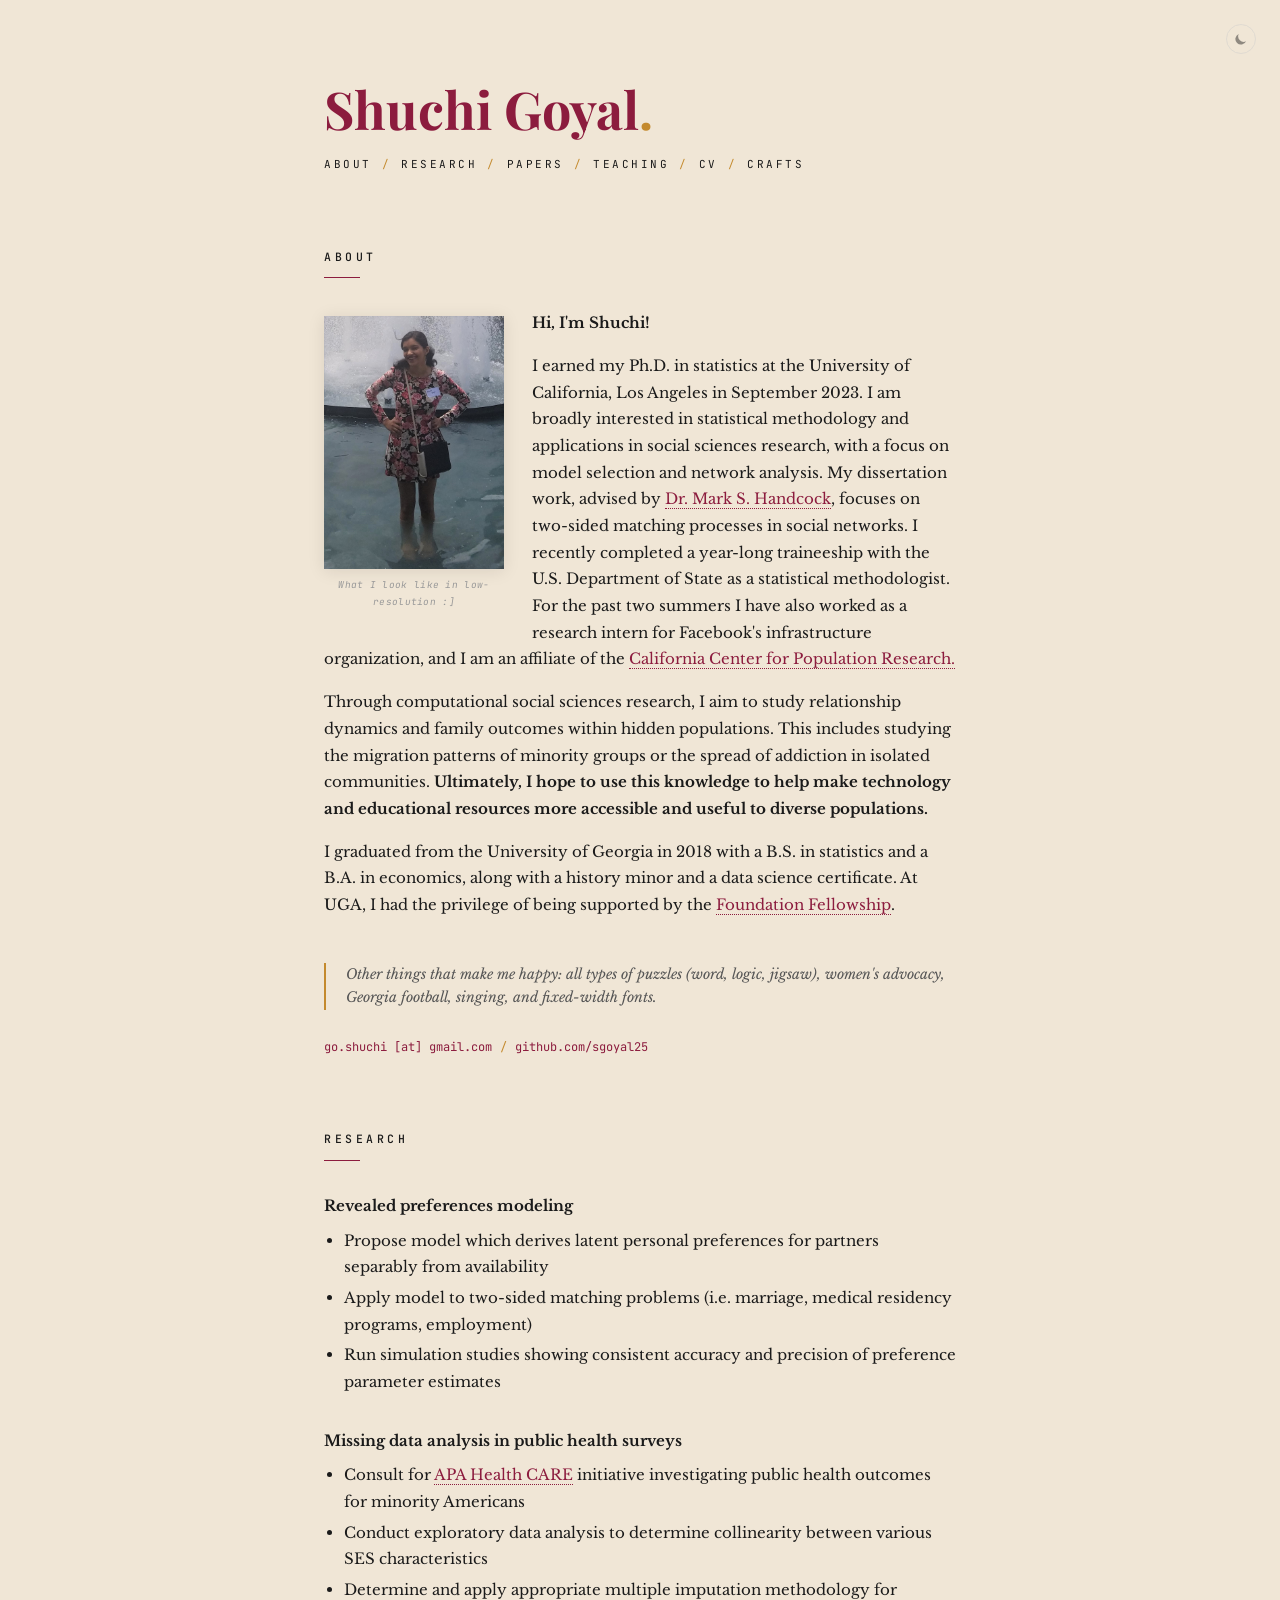
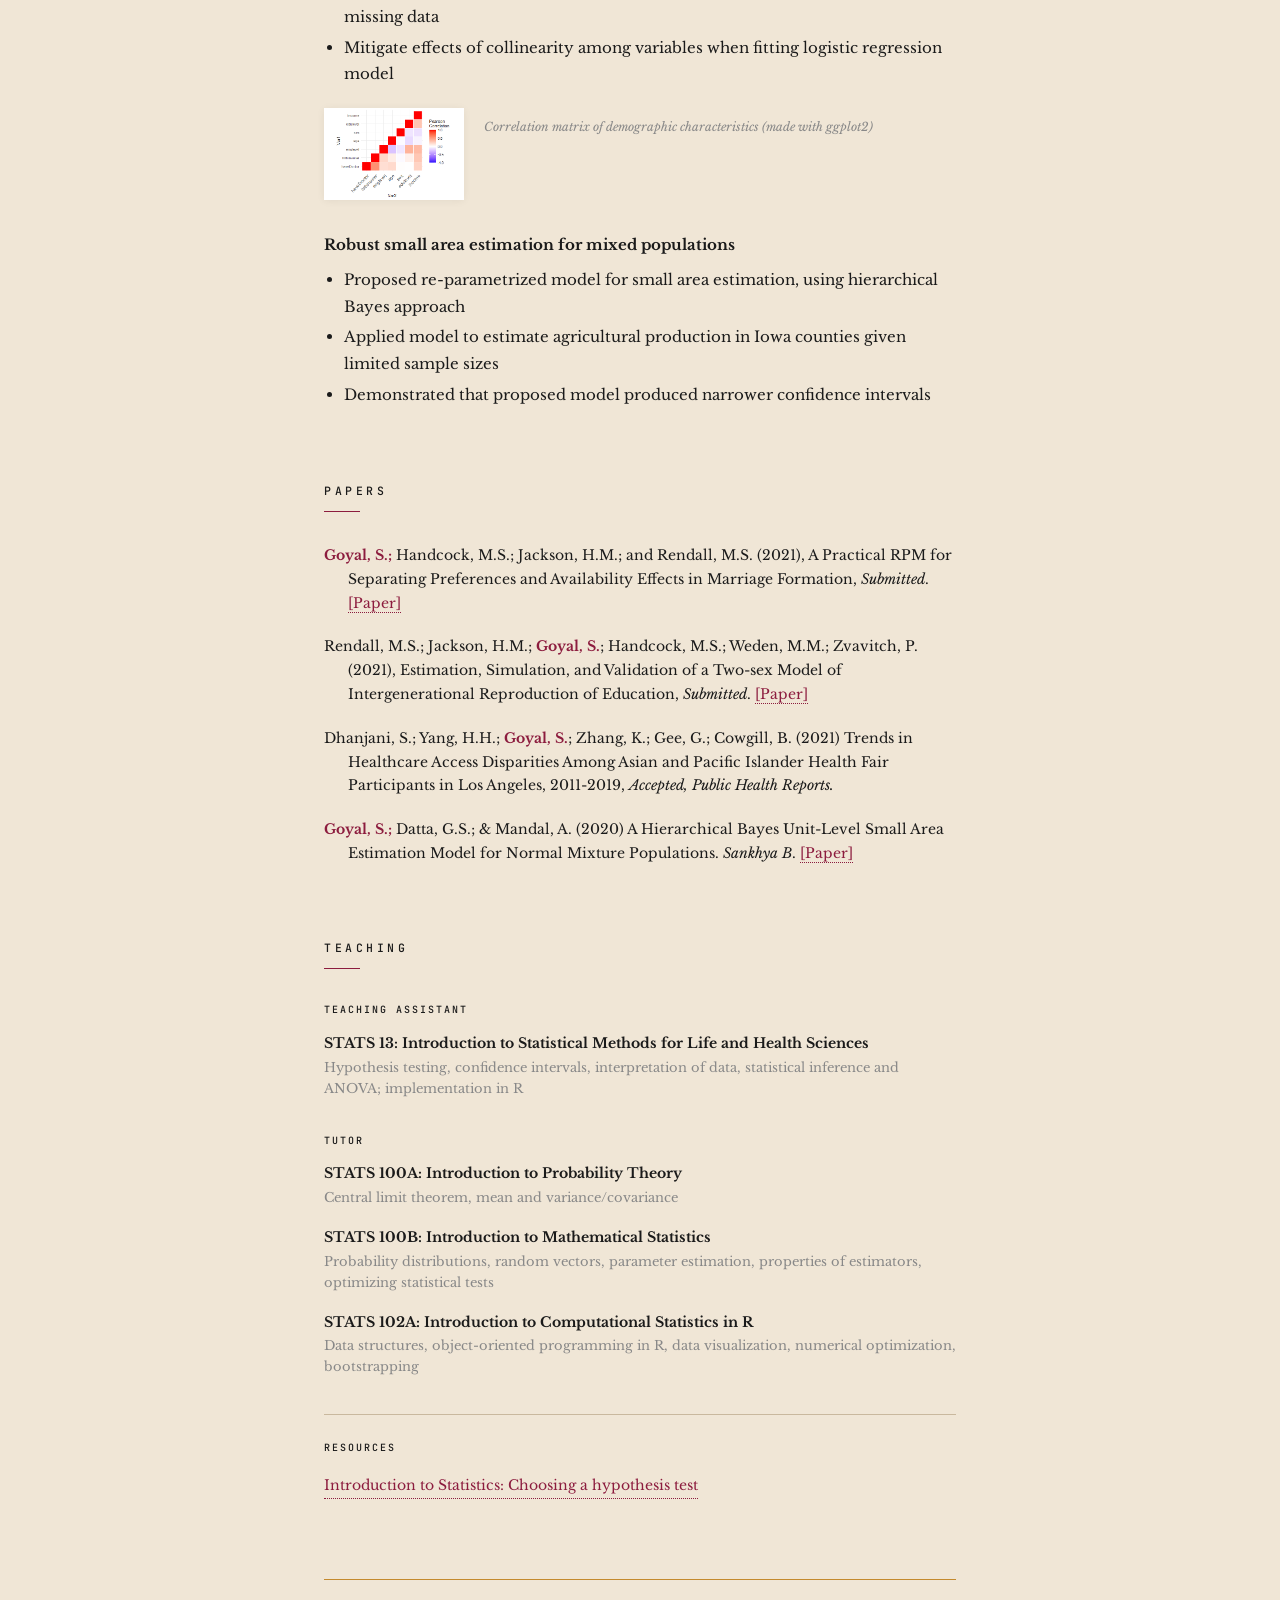
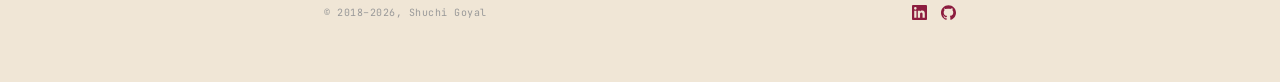
<file: index.html>
<!DOCTYPE html>
<html lang="en">
<head>
  <title>Shuchi Goyal | Statistician</title>
  <meta charset="utf-8">
  <meta name="viewport" content="width=device-width, initial-scale=1.0">
  <meta name="description" content="Shuchi Goyal — Statistician and Data Scientist">
  <meta name="author" content="Shuchi Goyal">
  <link rel="preconnect" href="https://fonts.googleapis.com">
  <link rel="preconnect" href="https://fonts.gstatic.com" crossorigin>
  <link href="https://fonts.googleapis.com/css2?family=Playfair+Display:ital,wght@0,400;0,600;0,700;1,400&family=Libre+Baskerville:ital,wght@0,400;0,700;1,400&family=JetBrains+Mono:wght@300;400;500&display=swap" rel="stylesheet">
  <link href="images/sg.png" rel="shortcut icon" type="image/x-icon"/>
  <link rel="stylesheet" href="style.css">

  <!-- Prevent flash of wrong theme -->
  <script>
    (function(){
      var s = localStorage.getItem('theme');
      var d = !s && window.matchMedia('(prefers-color-scheme: dark)').matches;
      document.documentElement.setAttribute('data-theme', s || (d ? 'dark' : 'light'));
    })();
  </script>

  <style>
    /* ——— Index-specific styles ——— */

    .about-photo {
      float: left;
      width: 180px;
      margin: 6px 28px 12px 0;
    }

    .about-photo img {
      width: 100%;
      height: auto;
      display: block;
      box-shadow: 0 2px 16px var(--shadow);
      transition: box-shadow 0.3s ease;
    }

    .photo-caption {
      font-family: 'JetBrains Mono', monospace;
      font-size: 9.5px;
      color: var(--text-faint);
      text-align: center;
      margin-top: 8px;
      font-style: italic;
      letter-spacing: 0.3px;
      transition: color 0.3s ease;
    }

    .greeting {
      font-weight: 700;
    }

    strong a {
      font-weight: 700;
    }

    .aside {
      font-style: italic;
      padding-left: 20px;
      border-left: 2px solid var(--gold);
      margin: 28px 0;
      color: var(--text-muted);
      font-size: 14px;
      line-height: 1.7;
      transition: color 0.3s ease, border-color 0.3s ease;
    }

    .contact {
      font-family: 'JetBrains Mono', monospace;
      font-size: 12px;
      line-height: 1.6;
      margin-top: 28px;
    }

    .contact a {
      border-bottom: none;
    }

    .contact a:hover {
      border-bottom: 1px solid var(--rani);
    }

    .contact .sep {
      color: var(--gold);
      margin: 0 8px;
    }

    /* ——— Research ——— */

    .research-item {
      margin-bottom: 32px;
    }

    .research-item h3 {
      font-family: 'Libre Baskerville', Georgia, serif;
      font-size: 15px;
      font-weight: 700;
      margin-bottom: 8px;
    }

    .research-item ul {
      padding-left: 20px;
    }

    .research-item li {
      margin-bottom: 4px;
    }

    .research-figure {
      margin: 20px 0 8px;
      display: flex;
      align-items: flex-start;
      gap: 20px;
    }

    .research-figure img {
      width: 140px;
      flex-shrink: 0;
      box-shadow: 0 1px 8px var(--shadow-light);
      transition: box-shadow 0.3s ease;
    }

    .figure-text {
      flex: 1;
    }

    .figure-caption {
      font-size: 12px;
      font-style: italic;
      color: var(--text-dim);
      margin-top: 8px;
      transition: color 0.3s ease;
    }

    /* ——— Papers ——— */

    .paper {
      margin-bottom: 20px;
      padding-left: 24px;
      text-indent: -24px;
      font-size: 14px;
      line-height: 1.7;
    }

    .paper .me {
      color: var(--rani);
      font-weight: 700;
      transition: color 0.3s ease;
    }

    /* ——— Teaching ——— */

    .teaching-role {
      font-family: 'JetBrains Mono', monospace;
      font-size: 10px;
      font-weight: 500;
      letter-spacing: 2px;
      text-transform: uppercase;
      margin-bottom: 12px;
      margin-top: 32px;
    }

    .teaching-role:first-child {
      margin-top: 0;
    }

    .teaching-item {
      margin-bottom: 16px;
    }

    .teaching-item .course {
      font-weight: 700;
      font-size: 14px;
    }

    .teaching-item .topics {
      font-size: 13px;
      color: var(--text-dim);
      margin-top: 2px;
      line-height: 1.6;
      transition: color 0.3s ease;
    }

    .teaching-resources {
      margin-top: 36px;
      padding-top: 24px;
      border-top: 1px solid var(--placeholder-border);
      transition: border-color 0.3s ease;
    }

    .resources-link {
      display: inline-block;
      margin-top: 4px;
      font-size: 14px;
    }

    /* ——— Index Responsive ——— */

    @media (max-width: 560px) {
      .about-photo {
        float: none;
        width: 180px;
        margin: 0 auto 24px;
      }

      .research-figure {
        flex-direction: column;
      }

      .research-figure img {
        width: 100%;
        max-width: 200px;
      }

      .contact .sep {
        display: none;
      }

      .contact .mobile-break {
        display: block;
      }
    }

    @media (min-width: 561px) {
      .contact .mobile-break {
        display: none;
      }
    }
  </style>
</head>
<body>

<button class="theme-toggle" onclick="toggleTheme()" aria-label="Toggle dark mode" title="Toggle theme">
  <!-- Moon (shown in light mode → click to go dark) -->
  <svg class="icon-moon" viewBox="0 0 20 20" xmlns="http://www.w3.org/2000/svg">
    <path d="M17.293 13.293A8 8 0 016.707 2.707a8.001 8.001 0 1010.586 10.586z"/>
  </svg>
  <!-- Sun (shown in dark mode → click to go light) -->
  <svg class="icon-sun" viewBox="0 0 20 20" xmlns="http://www.w3.org/2000/svg">
    <circle cx="10" cy="10" r="3.5" fill="none" stroke="currentColor" stroke-width="1.5"/>
    <path d="M10 1.5v2M10 16.5v2M1.5 10h2M16.5 10h2M4.11 4.11l1.42 1.42M14.47 14.47l1.42 1.42M4.11 15.89l1.42-1.42M14.47 5.53l1.42-1.42" stroke="currentColor" stroke-width="1.5" stroke-linecap="round" fill="none"/>
  </svg>
</button>

<div class="page">

  <header>
    <h1 class="name">Shuchi Goyal<span class="gold-period">.</span></h1>
    <nav>
      <a href="#about">About</a><span class="sep">/</span><a href="#research">Research</a><span class="sep">/</span><a href="#papers">Papers</a><span class="sep">/</span><a href="#teaching">Teaching</a><span class="sep">/</span><a href="https://drive.google.com/file/d/12onkBAIDloPB7LZ57vuVEw_0tGNp7h97/view?usp=sharing" target="_blank">CV</a><span class="sep">/</span><a href="crafts.html">Crafts</a>
    </nav>
  </header>


  <section id="about">
    <div class="section-title">About</div>
    <hr class="section-rule">

    <div class="clearfix">
      <div class="about-photo">
        <img src="images/fountain.jpg" alt="Shuchi Goyal">
        <div class="photo-caption">What I look like in low-resolution :]</div>
      </div>

      <p><span class="greeting">Hi, I'm Shuchi!</span></p>

      <p>I earned my Ph.D. in statistics at the University of California, Los Angeles in September 2023. I am broadly interested in statistical methodology and applications in social sciences research, with a focus on model selection and network analysis. My dissertation work, advised by <a href="http://www.stat.ucla.edu/~handcock/">Dr. Mark S. Handcock</a>, focuses on two-sided matching processes in social networks. I recently completed a year-long traineeship with the U.S. Department of State as a statistical methodologist. For the past two summers I have also worked as a research intern for Facebook's infrastructure organization, and I am an affiliate of the <a href="https://ccpr.ucla.edu/">California Center for Population Research.</a></p>

      <p>Through computational social sciences research, I aim to study relationship dynamics and family outcomes within hidden populations. This includes studying the migration patterns of minority groups or the spread of addiction in isolated communities. <strong>Ultimately, I hope to use this knowledge to help make technology and educational resources more accessible and useful to diverse populations.</strong></p>

      <p>I graduated from the University of Georgia in 2018 with a B.S. in statistics and a B.A. in economics, along with a history minor and a data science certificate. At UGA, I had the privilege of being supported by the <a href="https://honors.uga.edu/c_s/scholarships/f_f/foundation_fellows.html">Foundation Fellowship</a>.</p>
    </div>

    <p class="aside">Other things that make me happy: all types of puzzles (word, logic, jigsaw), women's advocacy, Georgia football, singing, and fixed-width fonts.</p>

    <div class="contact">
      <a href="mailto:sgoyal25@ucla.edu">go.shuchi [at] gmail.com</a><span class="sep">/</span><br class="mobile-break"><a href="https://github.com/sgoyal25" target="_blank">github.com/sgoyal25</a>
    </div>
  </section>


  <section id="research">
    <div class="section-title">Research</div>
    <hr class="section-rule">

    <div class="research-item">
      <h3>Revealed preferences modeling</h3>
      <ul>
        <li>Propose model which derives latent personal preferences for partners separably from availability</li>
        <li>Apply model to two-sided matching problems (i.e. marriage, medical residency programs, employment)</li>
        <li>Run simulation studies showing consistent accuracy and precision of preference parameter estimates</li>
      </ul>
    </div>

    <div class="research-item">
      <h3>Missing data analysis in public health surveys</h3>
      <ul>
        <li>Consult for <a href="http://www.apahcare.com/">APA Health CARE</a> initiative investigating public health outcomes for minority Americans</li>
        <li>Conduct exploratory data analysis to determine collinearity between various SES characteristics</li>
        <li>Determine and apply appropriate multiple imputation methodology for missing data</li>
        <li>Mitigate effects of collinearity among variables when fitting logistic regression model</li>
      </ul>
      <div class="research-figure">
        <img src="images/APA_corr.png" alt="Correlation matrix of demographic characteristics">
        <div class="figure-text">
          <div class="figure-caption">Correlation matrix of demographic characteristics (made with ggplot2)</div>
        </div>
      </div>
    </div>

    <div class="research-item">
      <h3>Robust small area estimation for mixed populations</h3>
      <ul>
        <li>Proposed re-parametrized model for small area estimation, using hierarchical Bayes approach</li>
        <li>Applied model to estimate agricultural production in Iowa counties given limited sample sizes</li>
        <li>Demonstrated that proposed model produced narrower confidence intervals</li>
      </ul>
    </div>
  </section>


  <section id="papers">
    <div class="section-title">Papers</div>
    <hr class="section-rule">

    <div class="paper">
      <span class="me">Goyal, S.;</span> Handcock, M.S.; Jackson, H.M.; and Rendall, M.S. (2021), A Practical RPM for Separating Preferences and Availability Effects in Marriage Formation, <em>Submitted</em>. <a href="http://papers.ccpr.ucla.edu/index.php/pwp/article/view/1244/" target="_blank">[Paper]</a>
    </div>

    <div class="paper">
      Rendall, M.S.; Jackson, H.M.; <span class="me">Goyal, S.</span>; Handcock, M.S.; Weden, M.M.; Zvavitch, P. (2021), Estimation, Simulation, and Validation of a Two-sex Model of Intergenerational Reproduction of Education, <em>Submitted</em>. <a href="https://www.popcenter.umd.edu/research/working-papers/papers/pwp-mprc-2021-004/view" target="_blank">[Paper]</a>
    </div>

    <div class="paper">
      Dhanjani, S.; Yang, H.H.; <span class="me">Goyal, S.</span>; Zhang, K.; Gee, G.; Cowgill, B. (2021) Trends in Healthcare Access Disparities Among Asian and Pacific Islander Health Fair Participants in Los Angeles, 2011-2019, <em>Accepted, Public Health Reports.</em>
    </div>

    <div class="paper">
      <span class="me">Goyal, S.;</span> Datta, G.S.; &amp; Mandal, A. (2020) A Hierarchical Bayes Unit-Level Small Area Estimation Model for Normal Mixture Populations. <em>Sankhya B</em>. <a href="https://rdcu.be/b2FCo" target="_blank">[Paper]</a>
    </div>
  </section>


  <section id="teaching">
    <div class="section-title">Teaching</div>
    <hr class="section-rule">

    <div class="teaching-role">Teaching Assistant</div>
    <div class="teaching-item">
      <div class="course">STATS 13: Introduction to Statistical Methods for Life and Health Sciences</div>
      <div class="topics">Hypothesis testing, confidence intervals, interpretation of data, statistical inference and ANOVA; implementation in R</div>
    </div>

    <div class="teaching-role">Tutor</div>
    <div class="teaching-item">
      <div class="course">STATS 100A: Introduction to Probability Theory</div>
      <div class="topics">Central limit theorem, mean and variance/covariance</div>
    </div>
    <div class="teaching-item">
      <div class="course">STATS 100B: Introduction to Mathematical Statistics</div>
      <div class="topics">Probability distributions, random vectors, parameter estimation, properties of estimators, optimizing statistical tests</div>
    </div>
    <div class="teaching-item">
      <div class="course">STATS 102A: Introduction to Computational Statistics in R</div>
      <div class="topics">Data structures, object-oriented programming in R, data visualization, numerical optimization, bootstrapping</div>
    </div>

    <div class="teaching-resources">
      <div class="teaching-role">Resources</div>
      <a class="resources-link" href="docs/Hypothesis Testing and CI for means and proportions_topost.pdf">Introduction to Statistics: Choosing a hypothesis test</a>
    </div>
  </section>


  <footer>
    <span>&copy; 2018<script>new Date().getFullYear()>2018&&document.write("\u2013"+new Date().getFullYear());</script>, Shuchi Goyal</span>
    <span class="footer-icons">
      <a href="https://www.linkedin.com/in/shuchigoyal/" target="_blank" aria-label="LinkedIn">
        <svg class="icon" viewBox="0 0 24 24" xmlns="http://www.w3.org/2000/svg"><path d="M20.447 20.452h-3.554v-5.569c0-1.328-.027-3.037-1.852-3.037-1.853 0-2.136 1.445-2.136 2.939v5.667H9.351V9h3.414v1.561h.046c.477-.9 1.637-1.85 3.37-1.85 3.601 0 4.267 2.37 4.267 5.455v6.286zM5.337 7.433a2.062 2.062 0 01-2.063-2.065 2.064 2.064 0 112.063 2.065zm1.782 13.019H3.555V9h3.564v11.452zM22.225 0H1.771C.792 0 0 .774 0 1.729v20.542C0 23.227.792 24 1.771 24h20.451C23.2 24 24 23.227 24 22.271V1.729C24 .774 23.2 0 22.222 0h.003z"/></svg>
      </a>
      <a href="https://github.com/sgoyal25" target="_blank" aria-label="GitHub">
        <svg class="icon" viewBox="0 0 24 24" xmlns="http://www.w3.org/2000/svg"><path d="M12 .297c-6.63 0-12 5.373-12 12 0 5.303 3.438 9.8 8.205 11.385.6.113.82-.258.82-.577 0-.285-.01-1.04-.015-2.04-3.338.724-4.042-1.61-4.042-1.61C4.422 18.07 3.633 17.7 3.633 17.7c-1.087-.744.084-.729.084-.729 1.205.084 1.838 1.236 1.838 1.236 1.07 1.835 2.809 1.305 3.495.998.108-.776.417-1.305.76-1.605-2.665-.3-5.466-1.332-5.466-5.93 0-1.31.465-2.38 1.235-3.22-.135-.303-.54-1.523.105-3.176 0 0 1.005-.322 3.3 1.23.96-.267 1.98-.399 3-.405 1.02.006 2.04.138 3 .405 2.28-1.552 3.285-1.23 3.285-1.23.645 1.653.24 2.873.12 3.176.765.84 1.23 1.91 1.23 3.22 0 4.61-2.805 5.625-5.475 5.92.42.36.81 1.096.81 2.22 0 1.606-.015 2.896-.015 3.286 0 .315.21.69.825.57C20.565 22.092 24 17.592 24 12.297c0-6.627-5.373-12-12-12"/></svg>
      </a>
    </span>
  </footer>

</div>

<script>
  function toggleTheme() {
    var current = document.documentElement.getAttribute('data-theme');
    var next = current === 'dark' ? 'light' : 'dark';
    document.documentElement.setAttribute('data-theme', next);
    localStorage.setItem('theme', next);
  }
</script>

</body>
</html>
</file>
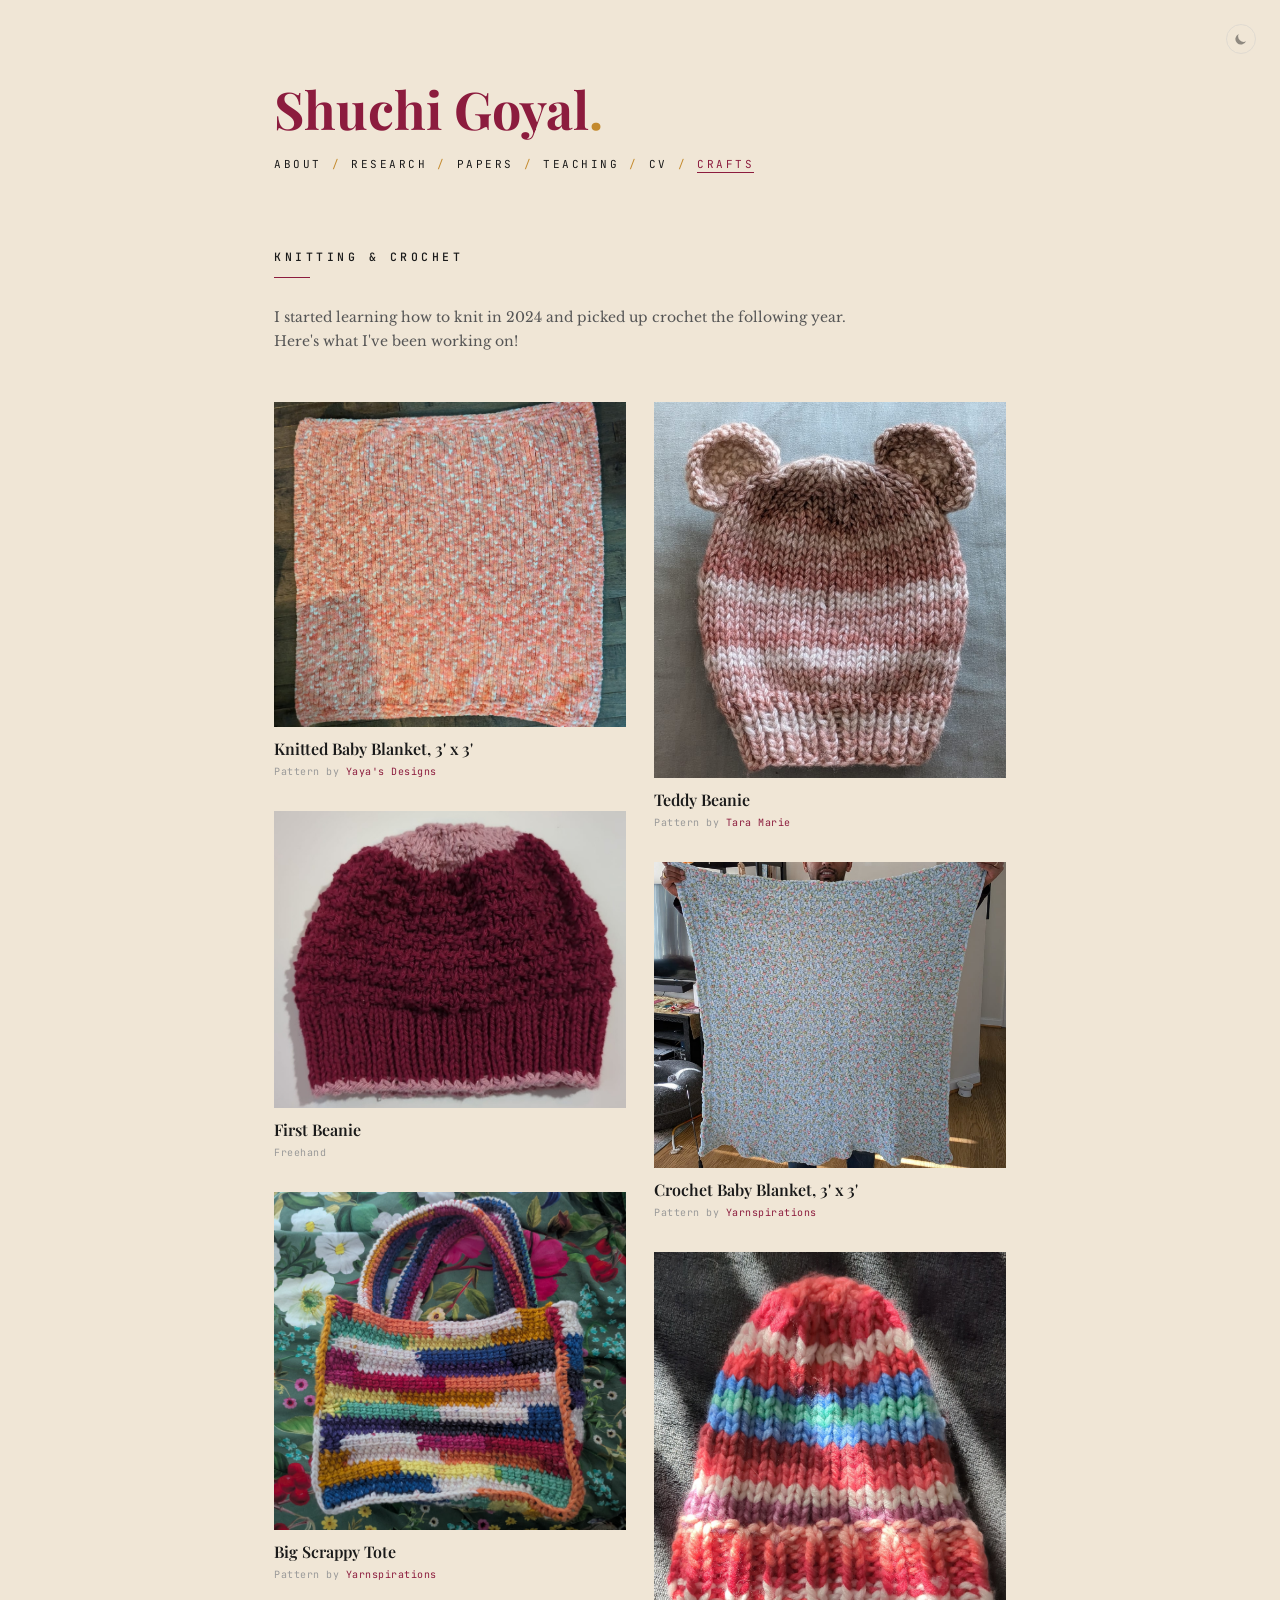
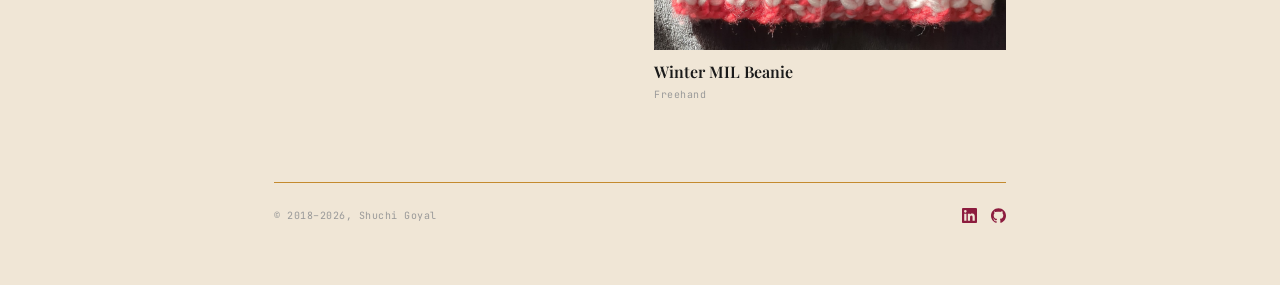
<file: crafts.html>
<!DOCTYPE html>
<html lang="en">
<head>
  <title>Shuchi Goyal | Craft Corner</title>
  <meta charset="utf-8">
  <meta name="viewport" content="width=device-width, initial-scale=1.0">
  <meta name="description" content="Shuchi Goyal — Craft Gallery">
  <meta name="author" content="Shuchi Goyal">
  <link rel="preconnect" href="https://fonts.googleapis.com">
  <link rel="preconnect" href="https://fonts.gstatic.com" crossorigin>
  <link href="https://fonts.googleapis.com/css2?family=Playfair+Display:ital,wght@0,400;0,600;0,700;1,400&family=Libre+Baskerville:ital,wght@0,400;0,700;1,400&family=JetBrains+Mono:wght@300;400;500&display=swap" rel="stylesheet">
  <link href="images/sg.png" rel="shortcut icon" type="image/x-icon"/>
  <link rel="stylesheet" href="style.css">

  <!-- Prevent flash of wrong theme -->
  <script>
    (function(){
      var s = localStorage.getItem('theme');
      var d = !s && window.matchMedia('(prefers-color-scheme: dark)').matches;
      document.documentElement.setAttribute('data-theme', s || (d ? 'dark' : 'light'));
    })();
  </script>

  <style>
    /* ——— Crafts-specific styles ——— */

    .page { max-width: 780px; }

    .section-rule { margin-bottom: 28px; }

    .intro {
      margin-bottom: 48px;
      max-width: 600px;
      font-size: 14px;
      line-height: 1.7;
      color: var(--text-muted);
      transition: color 0.3s ease;
    }

    .intro em {
      color: var(--text);
      font-style: normal;
      font-weight: 700;
    }

    /* ——— Gallery ——— */

    .gallery-image img {
      width: 100%;
      display: block;
    }

    .gallery-caption {
      padding-top: 12px;
    }

    .pattern-name {
      display: block;
      font-family: 'Playfair Display', Georgia, serif;
      font-size: 16px;
      font-weight: 600;
      color: var(--text);
      line-height: 1.3;
      margin-bottom: 4px;
      transition: color 0.3s ease;
    }

    .pattern-credit {
      display: block;
      font-family: 'JetBrains Mono', monospace;
      font-size: 10px;
      letter-spacing: 0.5px;
      color: var(--text-faint);
      line-height: 1.5;
      transition: color 0.3s ease;
    }

    .pattern-credit a {
      color: var(--rani);
      border-bottom: none;
    }

    .pattern-credit a:hover {
      border-bottom: 1px dotted var(--rani);
    }

    .project-date {
      display: block;
      font-family: 'JetBrains Mono', monospace;
      font-size: 10px;
      letter-spacing: 0.5px;
      color: var(--text-dim);
      margin-top: 4px;
      line-height: 1.5;
      transition: color 0.3s ease;
    }

    /* ——— Masonry Layout ——— */

    .gallery {
      column-count: 2;
      column-gap: 28px;
      margin-bottom: 64px;
    }

    .gallery-item {
      break-inside: avoid;
      margin-bottom: 32px;
    }

    .gallery-image {
      overflow: hidden;
    }

    .gallery-image img {
      height: auto;
    }

    /* ——— Crafts Responsive ——— */

    @media (max-width: 560px) {
      .gallery {
        column-count: 1;
      }
    }
  </style>
</head>
<body>

<button class="theme-toggle" onclick="toggleTheme()" aria-label="Toggle dark mode" title="Toggle theme">
  <svg class="icon-moon" viewBox="0 0 20 20" xmlns="http://www.w3.org/2000/svg">
    <path d="M17.293 13.293A8 8 0 016.707 2.707a8.001 8.001 0 1010.586 10.586z"/>
  </svg>
  <svg class="icon-sun" viewBox="0 0 20 20" xmlns="http://www.w3.org/2000/svg">
    <circle cx="10" cy="10" r="3.5" fill="none" stroke="currentColor" stroke-width="1.5"/>
    <path d="M10 1.5v2M10 16.5v2M1.5 10h2M16.5 10h2M4.11 4.11l1.42 1.42M14.47 14.47l1.42 1.42M4.11 15.89l1.42-1.42M14.47 5.53l1.42-1.42" stroke="currentColor" stroke-width="1.5" stroke-linecap="round" fill="none"/>
  </svg>
</button>

<div class="page">

  <header>
    <h1 class="name"><a href="index.html">Shuchi Goyal<span class="gold-period">.</span></a></h1>
    <nav>
      <a href="index.html">About</a><span class="sep">/</span><a href="index.html#research">Research</a><span class="sep">/</span><a href="index.html#papers">Papers</a><span class="sep">/</span><a href="index.html#teaching">Teaching</a><span class="sep">/</span><a href="https://drive.google.com/file/d/12onkBAIDloPB7LZ57vuVEw_0tGNp7h97/view?usp=sharing" target="_blank">CV</a><span class="sep">/</span><a href="crafts.html" class="active">Crafts</a>
    </nav>
  </header>


  <div class="section-title">Knitting & Crochet</div>
  <hr class="section-rule">

  <p class="intro">
    I started learning how to knit in 2024 and picked up crochet the following year. Here's what I've been working on!
  </p>


  <div class="gallery">

    <div class="gallery-item">
      <div class="gallery-image">
        <img src="images/crafts/17663.jpg" alt="Pink knitted blanket">
      </div>
      <div class="gallery-caption">
        <span class="pattern-name">Knitted Baby Blanket, 3' x 3'</span>
        <span class="pattern-credit">Pattern by <a href="https://www.ravelry.com/patterns/library/quick-and-easy-baby-blanket-2">Yaya's Designs</a></span>
      </div>
    </div>

    <div class="gallery-item">
      <div class="gallery-image">
        <img src="images/crafts/17662.jpg" alt="Burgundy knitted beanie with pink accents">
      </div>
      <div class="gallery-caption">
        <span class="pattern-name">First Beanie</span>
        <span class="pattern-credit">Freehand</span>
      </div>
    </div>

    <div class="gallery-item">
      <div class="gallery-image">
        <img src="images/crafts/17664.jpg" alt="Colorful rainbow crocheted tote bag">
      </div>
      <div class="gallery-caption">
        <span class="pattern-name">Big Scrappy Tote</span>
        <span class="pattern-credit">Pattern by <a href="https://www.yarnspirations.com/products/caron-crochet-big-scrappy-tote?variant=49210081509691">Yarnspirations</a></span>
      </div>
    </div>

    <div class="gallery-item">
      <div class="gallery-image">
        <img src="images/crafts/17665.jpg" alt="Knitted baby bear-ear hat in tan-pink variegated yarn">
      </div>
      <div class="gallery-caption">
        <span class="pattern-name">Teddy Beanie</span>
        <span class="pattern-credit">Pattern by <a href="https://www.ravelry.com/patterns/library/bear-ears-beanie-hat">Tara Marie</a></span>
      </div>
    </div>

    <div class="gallery-item">
      <div class="gallery-image">
        <img src="images/crafts/17666.jpg" alt="Large knitted blanket in chenille-type blue yarn with pink speckles">
      </div>
      <div class="gallery-caption">
        <span class="pattern-name">Crochet Baby Blanket, 3' x 3'</span>
        <span class="pattern-credit">Pattern by <a href="https://www.yarnspirations.com/products/bernat-sunset-bubbles-crochet-blanket?variant=48048731488571">Yarnspirations</a></span>
      </div>
    </div>

    <div class="gallery-item">
      <div class="gallery-image">
        <img src="images/crafts/17669.jpg" alt="Chunky striped beanie in rainbow colors">
      </div>
      <div class="gallery-caption">
        <span class="pattern-name">Winter MIL Beanie</span>
        <span class="pattern-credit">Freehand</span>
      </div>
    </div>

  </div>


  <footer>
    <span>&copy; 2018<script>new Date().getFullYear()>2018&&document.write("\u2013"+new Date().getFullYear());</script>, Shuchi Goyal</span>
    <span class="footer-icons">
      <a href="https://www.linkedin.com/in/shuchigoyal/" target="_blank" aria-label="LinkedIn">
        <svg class="icon" viewBox="0 0 24 24" xmlns="http://www.w3.org/2000/svg"><path d="M20.447 20.452h-3.554v-5.569c0-1.328-.027-3.037-1.852-3.037-1.853 0-2.136 1.445-2.136 2.939v5.667H9.351V9h3.414v1.561h.046c.477-.9 1.637-1.85 3.37-1.85 3.601 0 4.267 2.37 4.267 5.455v6.286zM5.337 7.433a2.062 2.062 0 01-2.063-2.065 2.064 2.064 0 112.063 2.065zm1.782 13.019H3.555V9h3.564v11.452zM22.225 0H1.771C.792 0 0 .774 0 1.729v20.542C0 23.227.792 24 1.771 24h20.451C23.2 24 24 23.227 24 22.271V1.729C24 .774 23.2 0 22.222 0h.003z"/></svg>
      </a>
      <a href="https://github.com/sgoyal25" target="_blank" aria-label="GitHub">
        <svg class="icon" viewBox="0 0 24 24" xmlns="http://www.w3.org/2000/svg"><path d="M12 .297c-6.63 0-12 5.373-12 12 0 5.303 3.438 9.8 8.205 11.385.6.113.82-.258.82-.577 0-.285-.01-1.04-.015-2.04-3.338.724-4.042-1.61-4.042-1.61C4.422 18.07 3.633 17.7 3.633 17.7c-1.087-.744.084-.729.084-.729 1.205.084 1.838 1.236 1.838 1.236 1.07 1.835 2.809 1.305 3.495.998.108-.776.417-1.305.76-1.605-2.665-.3-5.466-1.332-5.466-5.93 0-1.31.465-2.38 1.235-3.22-.135-.303-.54-1.523.105-3.176 0 0 1.005-.322 3.3 1.23.96-.267 1.98-.399 3-.405 1.02.006 2.04.138 3 .405 2.28-1.552 3.285-1.23 3.285-1.23.645 1.653.24 2.873.12 3.176.765.84 1.23 1.91 1.23 3.22 0 4.61-2.805 5.625-5.475 5.92.42.36.81 1.096.81 2.22 0 1.606-.015 2.896-.015 3.286 0 .315.21.69.825.57C20.565 22.092 24 17.592 24 12.297c0-6.627-5.373-12-12-12"/></svg>
      </a>
    </span>
  </footer>

</div>

<script>
  function toggleTheme() {
    var current = document.documentElement.getAttribute('data-theme');
    var next = current === 'dark' ? 'light' : 'dark';
    document.documentElement.setAttribute('data-theme', next);
    localStorage.setItem('theme', next);
  }

</script>

</body>
</html>
</file>
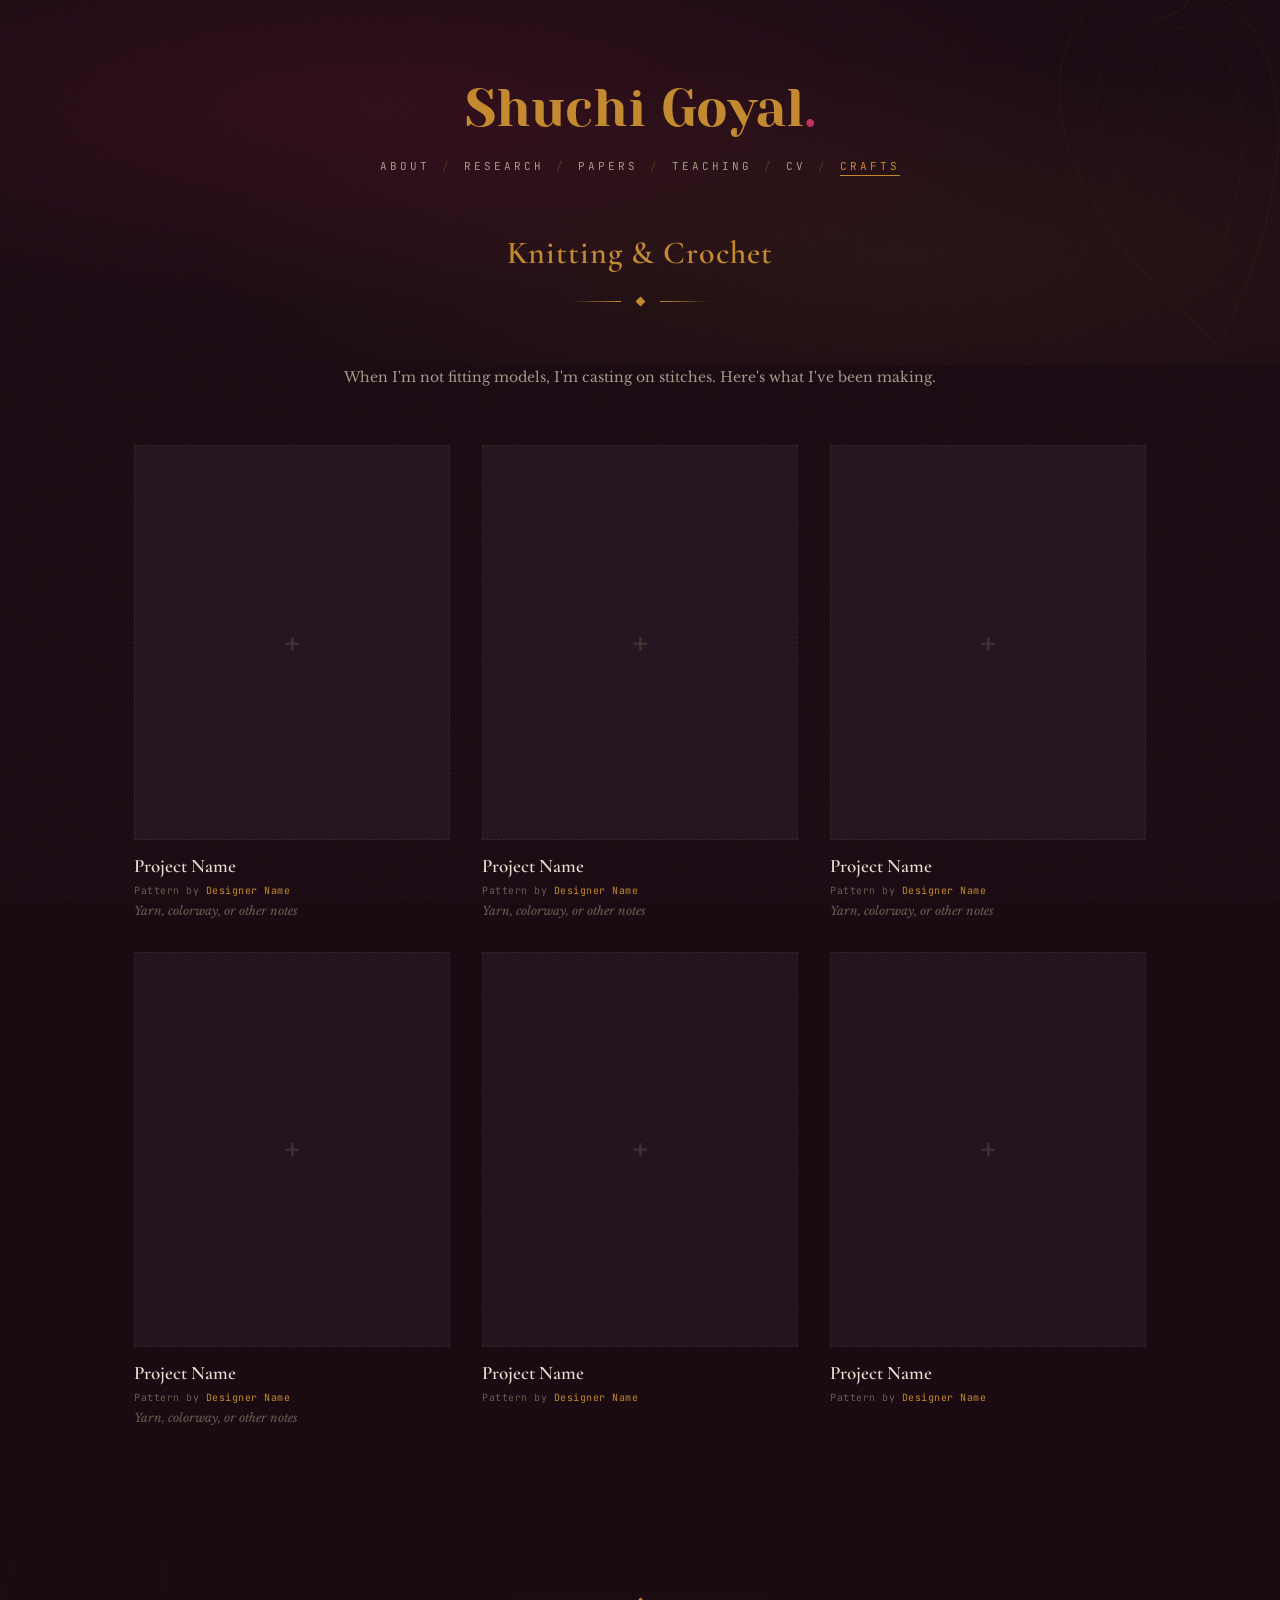
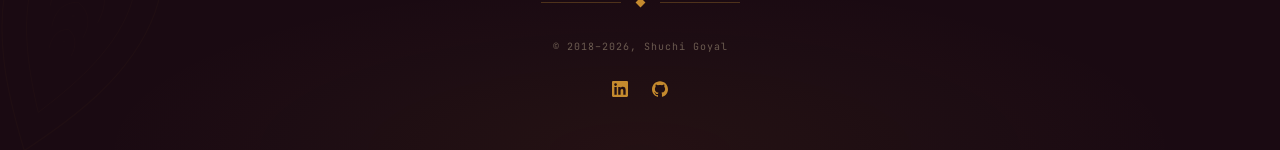
<file: max/crafts-max.html>
<!DOCTYPE html>
<html lang="en">
<head>
  <title>Shuchi Goyal | Crafts</title>
  <meta charset="utf-8">
  <meta name="viewport" content="width=device-width, initial-scale=1.0">
  <meta name="description" content="Shuchi Goyal — Knitting and Crochet Gallery">
  <meta name="author" content="Shuchi Goyal">
  <link rel="preconnect" href="https://fonts.googleapis.com">
  <link rel="preconnect" href="https://fonts.gstatic.com" crossorigin>
  <link href="https://fonts.googleapis.com/css2?family=Yeseva+One&family=Cormorant+Garamond:ital,wght@0,400;0,500;0,600;0,700;1,400;1,500&family=Libre+Baskerville:ital,wght@0,400;0,700;1,400&family=JetBrains+Mono:wght@300;400;500&display=swap" rel="stylesheet">
  <link href="images/sg.png" rel="shortcut icon" type="image/x-icon"/>

  <style>
    :root {
      --bg: #1a0a12;
      --bg-surface: #241420;
      --bg-raised: #2e1a28;
      --gold: #c48a2e;
      --gold-light: #d4a54a;
      --gold-dim: rgba(196, 138, 46, 0.07);
      --rani: #c4305a;
      --teal: #2a9d9d;
      --text: #e8ddd0;
      --text-muted: #a89888;
      --text-dim: #6b5b50;
    }

    *, *::before, *::after {
      box-sizing: border-box;
      margin: 0;
      padding: 0;
    }

    html {
      scroll-behavior: smooth;
    }

    body {
      font-family: 'Libre Baskerville', Georgia, serif;
      font-size: 15px;
      line-height: 1.78;
      color: var(--text);
      background-color: var(--bg);
    }

    ::selection {
      background-color: var(--gold);
      color: var(--bg);
    }

    ::-webkit-scrollbar { width: 6px; }
    ::-webkit-scrollbar-track { background: var(--bg); }
    ::-webkit-scrollbar-thumb { background: var(--gold); border-radius: 3px; }
    ::-webkit-scrollbar-thumb:hover { background: var(--gold-light); }

    /* ——— Noise Overlay ——— */

    .noise-overlay {
      position: fixed;
      top: 0;
      left: 0;
      width: 100%;
      height: 100%;
      pointer-events: none;
      z-index: 9999;
      opacity: 0.030;
    }

    /* ——— Paisley ——— */

    .paisley-deco {
      position: absolute;
      color: var(--gold);
      opacity: 0.04;
      pointer-events: none;
      overflow: visible;
    }

    .paisley-top-right {
      width: 280px;
      height: 440px;
      top: -60px;
      right: -40px;
      transform: rotate(-12deg);
    }

    .paisley-bottom-left {
      width: 200px;
      height: 310px;
      bottom: -30px;
      left: -30px;
      transform: rotate(20deg) scaleX(-1);
      opacity: 0.03;
    }

    /* ——— Page Header ——— */

    .page-header {
      position: relative;
      overflow: hidden;
      padding: 80px 24px 60px;
      text-align: center;
      background:
        radial-gradient(ellipse at 30% 30%, rgba(140, 28, 62, 0.2) 0%, transparent 55%),
        radial-gradient(ellipse at 70% 70%, rgba(196, 138, 46, 0.08) 0%, transparent 55%),
        var(--bg);
    }

    .page-header-content {
      position: relative;
      z-index: 2;
    }

    .name {
      font-family: 'Yeseva One', Georgia, serif;
      font-size: 52px;
      font-weight: 400;
      color: var(--gold);
      line-height: 1.1;
      margin-bottom: 20px;
    }

    .name a {
      color: inherit;
      text-decoration: none;
      border-bottom: none;
    }

    .name .period {
      color: var(--rani);
    }

    .page-nav {
      font-family: 'JetBrains Mono', monospace;
      font-size: 11px;
      font-weight: 400;
      letter-spacing: 3px;
      text-transform: uppercase;
      margin-bottom: 48px;
    }

    .page-nav a {
      color: var(--text-muted);
      text-decoration: none;
      border-bottom: 1px solid transparent;
      padding-bottom: 2px;
      transition: color 0.3s ease, border-color 0.3s ease;
    }

    .page-nav a:hover {
      color: var(--gold);
      border-bottom-color: var(--gold);
    }

    .page-nav a.active {
      color: var(--gold);
      border-bottom-color: var(--gold);
    }

    .page-nav .sep {
      color: rgba(196, 138, 46, 0.3);
      margin: 0 12px;
      user-select: none;
    }

    .page-subtitle {
      font-family: 'Cormorant Garamond', Georgia, serif;
      font-size: 32px;
      font-weight: 600;
      color: var(--gold);
      letter-spacing: 1px;
      margin-bottom: 8px;
    }

    .ornament {
      display: flex;
      align-items: center;
      justify-content: center;
      gap: 16px;
      margin-top: 16px;
    }

    .ornament-line {
      height: 1px;
      width: 50px;
      background: linear-gradient(90deg, var(--gold), transparent);
    }

    .ornament-line.right {
      background: linear-gradient(90deg, transparent, var(--gold));
    }

    .ornament-diamond {
      width: 7px;
      height: 7px;
      background: var(--gold);
      transform: rotate(45deg);
      flex-shrink: 0;
    }

    /* ——— Content ——— */

    .content {
      max-width: 1060px;
      margin: 0 auto;
      padding: 0 24px 60px;
    }

    .intro {
      max-width: 600px;
      margin: 0 auto 56px;
      text-align: center;
      font-size: 14px;
      line-height: 1.75;
      color: var(--text-muted);
    }

    a {
      color: var(--rani);
      text-decoration: none;
      border-bottom: 1px dotted var(--rani);
      transition: border-bottom-style 0.2s ease;
    }

    a:hover {
      border-bottom-style: solid;
    }

    /* ——— Gallery ——— */

    .gallery {
      display: grid;
      grid-template-columns: repeat(3, 1fr);
      gap: 32px;
      margin-bottom: 64px;
    }

    .gallery-item {
      display: flex;
      flex-direction: column;
    }

    .gallery-image {
      aspect-ratio: 4 / 5;
      overflow: hidden;
      background-color: var(--bg-surface);
      position: relative;
      border: 1px solid rgba(196, 138, 46, 0.15);
      transition: border-color 0.3s ease;
    }

    .gallery-item:hover .gallery-image {
      border-color: rgba(196, 138, 46, 0.5);
    }

    .gallery-image img {
      width: 100%;
      height: 100%;
      object-fit: cover;
      display: block;
      transition: transform 0.5s ease;
    }

    .gallery-item:hover .gallery-image img {
      transform: scale(1.03);
    }

    /* Placeholder for items without images */
    .gallery-image.placeholder {
      display: flex;
      align-items: center;
      justify-content: center;
      border-style: dashed;
      border-color: rgba(196, 138, 46, 0.12);
    }

    .gallery-image.placeholder::after {
      content: '+';
      font-family: 'JetBrains Mono', monospace;
      font-size: 28px;
      color: var(--text-dim);
      opacity: 0.4;
    }

    .gallery-caption {
      padding-top: 14px;
    }

    .project-name {
      display: block;
      font-family: 'Cormorant Garamond', Georgia, serif;
      font-size: 19px;
      font-weight: 600;
      color: var(--text);
      line-height: 1.3;
      margin-bottom: 4px;
    }

    .pattern-credit {
      display: block;
      font-family: 'JetBrains Mono', monospace;
      font-size: 10px;
      letter-spacing: 0.5px;
      color: var(--text-dim);
      line-height: 1.5;
    }

    .pattern-credit a {
      color: var(--gold);
      border-bottom: none;
    }

    .pattern-credit a:hover {
      border-bottom: 1px dotted var(--gold);
    }

    .project-notes {
      display: block;
      font-size: 12px;
      color: var(--text-dim);
      font-style: italic;
      margin-top: 4px;
      line-height: 1.5;
    }

    /* ——— Footer ——— */

    footer {
      position: relative;
      overflow: hidden;
      padding: 48px 24px;
      text-align: center;
      background:
        radial-gradient(ellipse at 50% 100%, rgba(196, 138, 46, 0.06) 0%, transparent 60%),
        var(--bg);
    }

    .footer-ornament {
      display: flex;
      align-items: center;
      justify-content: center;
      gap: 16px;
      margin-bottom: 32px;
    }

    .footer-ornament .ornament-line {
      width: 80px;
      background: var(--gold);
      opacity: 0.3;
    }

    .footer-content {
      font-family: 'JetBrains Mono', monospace;
      font-size: 10px;
      letter-spacing: 1px;
      color: var(--text-dim);
    }

    .footer-icons {
      margin-top: 20px;
    }

    .footer-icons a {
      display: inline-block;
      margin: 0 10px;
      color: var(--gold);
      text-decoration: none;
      border-bottom: none;
      transition: color 0.2s ease;
    }

    .footer-icons a:hover {
      color: var(--rani);
      border-bottom: none;
    }

    .footer-icons .icon {
      width: 16px;
      height: 16px;
      vertical-align: middle;
      fill: currentColor;
    }

    /* ——— Scroll Animations ——— */

    .reveal {
      opacity: 0;
      transform: translateY(20px);
      transition: opacity 0.6s ease, transform 0.6s ease;
    }

    .reveal.visible {
      opacity: 1;
      transform: translateY(0);
    }

    .reveal-delay-1 { transition-delay: 0.08s; }
    .reveal-delay-2 { transition-delay: 0.16s; }
    .reveal-delay-3 { transition-delay: 0.24s; }
    .reveal-delay-4 { transition-delay: 0.32s; }
    .reveal-delay-5 { transition-delay: 0.40s; }

    /* ——— Header entrance ——— */

    .header-enter {
      opacity: 0;
      transform: translateY(12px);
      animation: headerIn 0.6s ease forwards;
    }

    .header-enter-delay-1 { animation-delay: 0.15s; }
    .header-enter-delay-2 { animation-delay: 0.3s; }
    .header-enter-delay-3 { animation-delay: 0.45s; }

    @keyframes headerIn {
      to {
        opacity: 1;
        transform: translateY(0);
      }
    }

    /* ——— Responsive ——— */

    @media (max-width: 900px) {
      .gallery {
        grid-template-columns: repeat(2, 1fr);
        gap: 28px;
      }
    }

    @media (max-width: 560px) {
      .page-header {
        padding: 56px 20px 44px;
      }

      .name {
        font-size: 38px;
      }

      .page-nav {
        font-size: 10px;
        letter-spacing: 2px;
        line-height: 2.2;
      }

      .page-nav .sep {
        margin: 0 6px;
      }

      .page-subtitle {
        font-size: 24px;
      }

      .content {
        padding: 0 20px 40px;
      }

      .gallery {
        grid-template-columns: 1fr;
        gap: 32px;
        max-width: 400px;
        margin-left: auto;
        margin-right: auto;
      }

      .gallery-image {
        aspect-ratio: 1 / 1;
      }

      .paisley-top-right {
        width: 160px;
        height: 250px;
        right: -40px;
      }

      footer {
        padding: 36px 20px;
      }
    }

    /* ——— Print ——— */

    @media print {
      body {
        background: #fff;
        color: #111;
      }

      .page-header {
        background: none;
        padding: 30px 0;
      }

      .name { color: #111; }
      .noise-overlay, .paisley-deco { display: none; }
      .content { padding: 0; }
      .gallery-image { border-color: #ccc; }
      a { color: #111; border: none; }
      footer { background: none; }
    }
  </style>
</head>
<body>

<!-- SVG Definitions -->
<svg xmlns="http://www.w3.org/2000/svg" style="position:absolute;width:0;height:0;overflow:hidden;">
  <symbol id="paisley" viewBox="0 0 200 320">
    <path d="M100,25 C58,25 22,62 22,118 C22,190 68,255 100,298 C132,255 178,190 178,118 C178,62 142,25 100,25Z" fill="none" stroke="currentColor" stroke-width="1.2"/>
    <path d="M100,25 C114,8 142,16 132,44 C126,60 108,52 100,60" fill="none" stroke="currentColor" stroke-width="1.2"/>
    <path d="M100,62 C72,62 48,84 48,122 C48,172 78,222 100,256 C122,222 152,172 152,122 C152,84 128,62 100,62Z" fill="none" stroke="currentColor" stroke-width="0.8"/>
    <circle cx="100" cy="92" r="6" fill="none" stroke="currentColor" stroke-width="0.6"/>
    <circle cx="100" cy="92" r="2.5" fill="currentColor" opacity="0.5"/>
    <path d="M100,102 C120,108 130,124 126,148" fill="none" stroke="currentColor" stroke-width="0.6"/>
    <path d="M100,102 C80,108 70,124 74,148" fill="none" stroke="currentColor" stroke-width="0.6"/>
    <path d="M100,135 C114,140 120,152 117,168" fill="none" stroke="currentColor" stroke-width="0.5"/>
    <path d="M100,135 C86,140 80,152 83,168" fill="none" stroke="currentColor" stroke-width="0.5"/>
    <path d="M100,165 C110,168 114,178 112,190" fill="none" stroke="currentColor" stroke-width="0.5"/>
    <path d="M100,165 C90,168 86,178 88,190" fill="none" stroke="currentColor" stroke-width="0.5"/>
    <circle cx="100" cy="120" r="2" fill="currentColor" opacity="0.4"/>
    <circle cx="100" cy="150" r="1.5" fill="currentColor" opacity="0.3"/>
    <circle cx="100" cy="178" r="1.2" fill="currentColor" opacity="0.25"/>
  </symbol>
</svg>

<!-- Noise Overlay -->
<svg class="noise-overlay" xmlns="http://www.w3.org/2000/svg">
  <filter id="grain">
    <feTurbulence type="fractalNoise" baseFrequency="0.7" numOctaves="3" stitchTiles="stitch"/>
  </filter>
  <rect width="100%" height="100%" filter="url(#grain)"/>
</svg>


<!-- ══════════════════════════════════════ -->
<!--             PAGE HEADER               -->
<!-- ══════════════════════════════════════ -->

<div class="page-header">
  <svg class="paisley-deco paisley-top-right"><use href="#paisley"/></svg>

  <div class="page-header-content">
    <h1 class="name header-enter"><a href="index-max.html">Shuchi Goyal<span class="period">.</span></a></h1>

    <nav class="page-nav header-enter header-enter-delay-1">
      <a href="index-max.html">About</a><span class="sep">/</span><a href="index-max.html#research">Research</a><span class="sep">/</span><a href="index-max.html#papers">Papers</a><span class="sep">/</span><a href="index-max.html#teaching">Teaching</a><span class="sep">/</span><a href="https://drive.google.com/file/d/12onkBAIDloPB7LZ57vuVEw_0tGNp7h97/view?usp=sharing" target="_blank">CV</a><span class="sep">/</span><a href="crafts-max.html" class="active">Crafts</a>
    </nav>

    <div class="header-enter header-enter-delay-2">
      <div class="page-subtitle">Knitting & Crochet</div>
      <div class="ornament">
        <span class="ornament-line right"></span>
        <span class="ornament-diamond"></span>
        <span class="ornament-line"></span>
      </div>
    </div>
  </div>
</div>


<!-- ══════════════════════════════════════ -->
<!--              GALLERY                  -->
<!-- ══════════════════════════════════════ -->

<div class="content">

  <p class="intro reveal">
    When I'm not fitting models, I'm casting on stitches. Here's what I've been making.
  </p>

  <!-- ════════════════════════════════════════════════
       To add a project, copy a gallery-item block and:
       1. Replace the placeholder div with: <img src="images/crafts/your-photo.jpg" alt="description">
       2. Update the project name and pattern credit
       ════════════════════════════════════════════════ -->

  <div class="gallery">

    <!-- Project 1 -->
    <div class="gallery-item reveal reveal-delay-1">
      <div class="gallery-image placeholder">
        <!-- <img src="images/crafts/your-photo.jpg" alt="Project description"> -->
      </div>
      <div class="gallery-caption">
        <span class="project-name">Project Name</span>
        <span class="pattern-credit">Pattern by <a href="#">Designer Name</a></span>
        <span class="project-notes">Yarn, colorway, or other notes</span>
      </div>
    </div>

    <!-- Project 2 -->
    <div class="gallery-item reveal reveal-delay-2">
      <div class="gallery-image placeholder">
        <!-- <img src="images/crafts/your-photo.jpg" alt="Project description"> -->
      </div>
      <div class="gallery-caption">
        <span class="project-name">Project Name</span>
        <span class="pattern-credit">Pattern by <a href="#">Designer Name</a></span>
        <span class="project-notes">Yarn, colorway, or other notes</span>
      </div>
    </div>

    <!-- Project 3 -->
    <div class="gallery-item reveal reveal-delay-3">
      <div class="gallery-image placeholder">
        <!-- <img src="images/crafts/your-photo.jpg" alt="Project description"> -->
      </div>
      <div class="gallery-caption">
        <span class="project-name">Project Name</span>
        <span class="pattern-credit">Pattern by <a href="#">Designer Name</a></span>
        <span class="project-notes">Yarn, colorway, or other notes</span>
      </div>
    </div>

    <!-- Project 4 -->
    <div class="gallery-item reveal reveal-delay-1">
      <div class="gallery-image placeholder">
        <!-- <img src="images/crafts/your-photo.jpg" alt="Project description"> -->
      </div>
      <div class="gallery-caption">
        <span class="project-name">Project Name</span>
        <span class="pattern-credit">Pattern by <a href="#">Designer Name</a></span>
        <span class="project-notes">Yarn, colorway, or other notes</span>
      </div>
    </div>

    <!-- Project 5 -->
    <div class="gallery-item reveal reveal-delay-2">
      <div class="gallery-image placeholder">
        <!-- <img src="images/crafts/your-photo.jpg" alt="Project description"> -->
      </div>
      <div class="gallery-caption">
        <span class="project-name">Project Name</span>
        <span class="pattern-credit">Pattern by <a href="#">Designer Name</a></span>
      </div>
    </div>

    <!-- Project 6 -->
    <div class="gallery-item reveal reveal-delay-3">
      <div class="gallery-image placeholder">
        <!-- <img src="images/crafts/your-photo.jpg" alt="Project description"> -->
      </div>
      <div class="gallery-caption">
        <span class="project-name">Project Name</span>
        <span class="pattern-credit">Pattern by <a href="#">Designer Name</a></span>
      </div>
    </div>

  </div>

</div>


<!-- ══════════════════════════════════════ -->
<!--               FOOTER                  -->
<!-- ══════════════════════════════════════ -->

<footer>
  <svg class="paisley-deco paisley-bottom-left"><use href="#paisley"/></svg>

  <div class="footer-ornament">
    <span class="ornament-line right"></span>
    <span class="ornament-diamond"></span>
    <span class="ornament-line"></span>
  </div>

  <div class="footer-content">
    &copy; 2018<script>new Date().getFullYear()>2018&&document.write("\u2013"+new Date().getFullYear());</script>, Shuchi Goyal
  </div>

  <div class="footer-icons">
    <a href="https://www.linkedin.com/in/shuchigoyal/" target="_blank" aria-label="LinkedIn">
      <svg class="icon" viewBox="0 0 24 24" xmlns="http://www.w3.org/2000/svg"><path d="M20.447 20.452h-3.554v-5.569c0-1.328-.027-3.037-1.852-3.037-1.853 0-2.136 1.445-2.136 2.939v5.667H9.351V9h3.414v1.561h.046c.477-.9 1.637-1.85 3.37-1.85 3.601 0 4.267 2.37 4.267 5.455v6.286zM5.337 7.433a2.062 2.062 0 01-2.063-2.065 2.064 2.064 0 112.063 2.065zm1.782 13.019H3.555V9h3.564v11.452zM22.225 0H1.771C.792 0 0 .774 0 1.729v20.542C0 23.227.792 24 1.771 24h20.451C23.2 24 24 23.227 24 22.271V1.729C24 .774 23.2 0 22.222 0h.003z"/></svg>
    </a>
    <a href="https://github.com/sgoyal25" target="_blank" aria-label="GitHub">
      <svg class="icon" viewBox="0 0 24 24" xmlns="http://www.w3.org/2000/svg"><path d="M12 .297c-6.63 0-12 5.373-12 12 0 5.303 3.438 9.8 8.205 11.385.6.113.82-.258.82-.577 0-.285-.01-1.04-.015-2.04-3.338.724-4.042-1.61-4.042-1.61C4.422 18.07 3.633 17.7 3.633 17.7c-1.087-.744.084-.729.084-.729 1.205.084 1.838 1.236 1.838 1.236 1.07 1.835 2.809 1.305 3.495.998.108-.776.417-1.305.76-1.605-2.665-.3-5.466-1.332-5.466-5.93 0-1.31.465-2.38 1.235-3.22-.135-.303-.54-1.523.105-3.176 0 0 1.005-.322 3.3 1.23.96-.267 1.98-.399 3-.405 1.02.006 2.04.138 3 .405 2.28-1.552 3.285-1.23 3.285-1.23.645 1.653.24 2.873.12 3.176.765.84 1.23 1.91 1.23 3.22 0 4.61-2.805 5.625-5.475 5.92.42.36.81 1.096.81 2.22 0 1.606-.015 2.896-.015 3.286 0 .315.21.69.825.57C20.565 22.092 24 17.592 24 12.297c0-6.627-5.373-12-12-12"/></svg>
    </a>
  </div>
</footer>


<!-- ——— Scroll Reveal ——— -->
<script>
  document.addEventListener('DOMContentLoaded', function() {
    var observer = new IntersectionObserver(function(entries) {
      entries.forEach(function(entry) {
        if (entry.isIntersecting) {
          entry.target.classList.add('visible');
        }
      });
    }, { threshold: 0.08, rootMargin: '0px 0px -30px 0px' });

    document.querySelectorAll('.reveal').forEach(function(el) {
      observer.observe(el);
    });
  });
</script>

</body>
</html>
</file>
<file: style.css>
/* ═══════════════════════════════════════════════
   Shuchi Goyal — Minimalist Design System
   ═══════════════════════════════════════════════ */

/* ——— Theme Variables ——— */

:root,
[data-theme="light"] {
  --bg: #f0e6d6;
  --text: #1a1a1a;
  --text-muted: #555;
  --text-dim: #888;
  --text-faint: #999;
  --rani: #8c1c3e;
  --gold: #c48a2e;
  --shadow: rgba(26, 10, 18, 0.1);
  --shadow-light: rgba(0, 0, 0, 0.06);
  --placeholder-bg: #e4d8c6;
  --placeholder-border: #c9b89e;
  --selection-bg: #8c1c3e;
  --selection-text: #f0e6d6;
  --toggle-border: #ccc;
}

[data-theme="dark"] {
  --bg: #1c1814;
  --text: #ddd0c0;
  --text-muted: #a09080;
  --text-dim: #807060;
  --text-faint: #706050;
  --rani: #c03860;
  --gold: #d4a040;
  --shadow: rgba(0, 0, 0, 0.35);
  --shadow-light: rgba(0, 0, 0, 0.2);
  --placeholder-bg: #2a2420;
  --placeholder-border: #3a3028;
  --selection-bg: #8c1c3e;
  --selection-text: #f0e6d6;
  --toggle-border: #4a4035;
}

/* ——— Reset & Base ——— */

*, *::before, *::after {
  box-sizing: border-box;
  margin: 0;
  padding: 0;
}

html {
  scroll-behavior: smooth;
}

body {
  font-family: 'Libre Baskerville', Georgia, serif;
  font-size: 15px;
  line-height: 1.78;
  color: var(--text);
  background-color: var(--bg);
  transition: background-color 0.3s ease, color 0.3s ease;
  animation: fadeIn 500ms ease-out;
}

@keyframes fadeIn {
  from { opacity: 0; }
  to { opacity: 1; }
}

::selection {
  background-color: var(--selection-bg);
  color: var(--selection-text);
}

.page {
  max-width: 680px;
  margin: 0 auto;
  padding: 80px 24px 60px;
}

p {
  margin-bottom: 16px;
}

a {
  color: var(--rani);
  text-decoration: none;
  border-bottom: 1px dotted var(--rani);
  transition: border-bottom-style 0.2s ease, color 0.3s ease;
}

a:hover {
  border-bottom-style: solid;
}

/* ——— Theme Toggle ——— */

.theme-toggle {
  position: fixed;
  top: 24px;
  right: 24px;
  z-index: 100;
  background: none;
  border: 1px solid var(--toggle-border);
  border-radius: 50%;
  width: 30px;
  height: 30px;
  cursor: pointer;
  display: flex;
  align-items: center;
  justify-content: center;
  opacity: 0.45;
  transition: opacity 0.2s ease, border-color 0.2s ease;
  padding: 0;
}

.theme-toggle:hover {
  opacity: 1;
  border-color: var(--rani);
}

.theme-toggle svg {
  width: 14px;
  height: 14px;
  fill: var(--text);
  transition: fill 0.3s ease;
}

[data-theme="light"] .icon-sun,
[data-theme="dark"] .icon-moon { display: none; }
[data-theme="light"] .icon-moon,
[data-theme="dark"] .icon-sun { display: block; }

/* ——— Header ——— */

header {
  margin-bottom: 72px;
}

.name {
  font-family: 'Playfair Display', Georgia, serif;
  font-size: 52px;
  font-weight: 700;
  color: var(--rani);
  line-height: 1.1;
  margin-bottom: 18px;
  transition: color 0.3s ease;
}

.name a {
  color: inherit;
  text-decoration: none;
  border-bottom: none;
}

.name a:hover {
  border-bottom: none;
}

.name .gold-period {
  color: var(--gold);
}

nav {
  font-family: 'JetBrains Mono', monospace;
  font-size: 11px;
  font-weight: 400;
  letter-spacing: 2.5px;
  text-transform: uppercase;
}

nav a {
  color: var(--text);
  text-decoration: none;
  padding-bottom: 1px;
  border-bottom: 1px solid transparent;
  transition: border-color 0.3s ease, color 0.3s ease;
}

nav a:hover {
  border-color: var(--rani);
}

nav a.active {
  border-color: var(--rani);
  color: var(--rani);
}

nav .sep {
  color: var(--gold);
  margin: 0 10px;
  user-select: none;
}

/* ——— Sections ——— */

section {
  margin-bottom: 72px;
  scroll-margin-top: 32px;
}

.section-title {
  font-family: 'JetBrains Mono', monospace;
  font-size: 11.5px;
  font-weight: 500;
  letter-spacing: 3.5px;
  text-transform: uppercase;
  color: var(--text);
  margin-bottom: 10px;
  transition: color 0.3s ease;
}

.section-rule {
  width: 36px;
  height: 1px;
  background-color: var(--rani);
  border: none;
  margin: 0 0 32px 0;
  transition: background-color 0.3s ease;
}

/* ——— Footer ——— */

footer {
  border-top: 1px solid var(--gold);
  padding-top: 24px;
  margin-top: 80px;
  display: flex;
  justify-content: space-between;
  align-items: center;
  font-family: 'JetBrains Mono', monospace;
  font-size: 10px;
  letter-spacing: 0.5px;
  color: var(--text-faint);
  transition: border-color 0.3s ease, color 0.3s ease;
}

footer a {
  color: var(--rani);
  border-bottom: none;
}

.footer-icons {
  display: flex;
  gap: 14px;
}

footer a:hover {
  color: var(--gold);
  border-bottom: none;
}

.icon {
  width: 15px;
  height: 15px;
  vertical-align: middle;
  fill: var(--rani);
  transition: fill 0.2s ease;
}

footer a:hover .icon {
  fill: var(--gold);
}

/* ——— Clearfix ——— */

.clearfix::after {
  content: '';
  display: table;
  clear: both;
}

/* ——— Responsive ——— */

@media (max-width: 560px) {
  .page {
    padding: 48px 20px 40px;
  }

  .name {
    font-size: 38px;
  }

  header {
    margin-bottom: 56px;
  }

  nav {
    font-size: 10px;
    letter-spacing: 2px;
    line-height: 2.2;
  }

  nav .sep {
    margin: 0 6px;
  }

  section {
    margin-bottom: 56px;
  }

  footer {
    flex-direction: column;
    gap: 12px;
    text-align: center;
  }

  .theme-toggle {
    top: 16px;
    right: 16px;
    width: 28px;
    height: 28px;
  }

  .theme-toggle svg {
    width: 12px;
    height: 12px;
  }
}

/* ——— Print ——— */

@media print {
  body {
    background-color: #fff;
    color: #000;
    font-size: 11pt;
    animation: none;
  }

  .page { max-width: none; padding: 0; }
  .name { color: #000; }
  .name .gold-period { color: #000; }
  a { color: #000; border-bottom: none; }
  .section-rule { background-color: #000; }
  footer { border-top-color: #ccc; color: #666; }
  .theme-toggle { display: none; }
}
</file>
